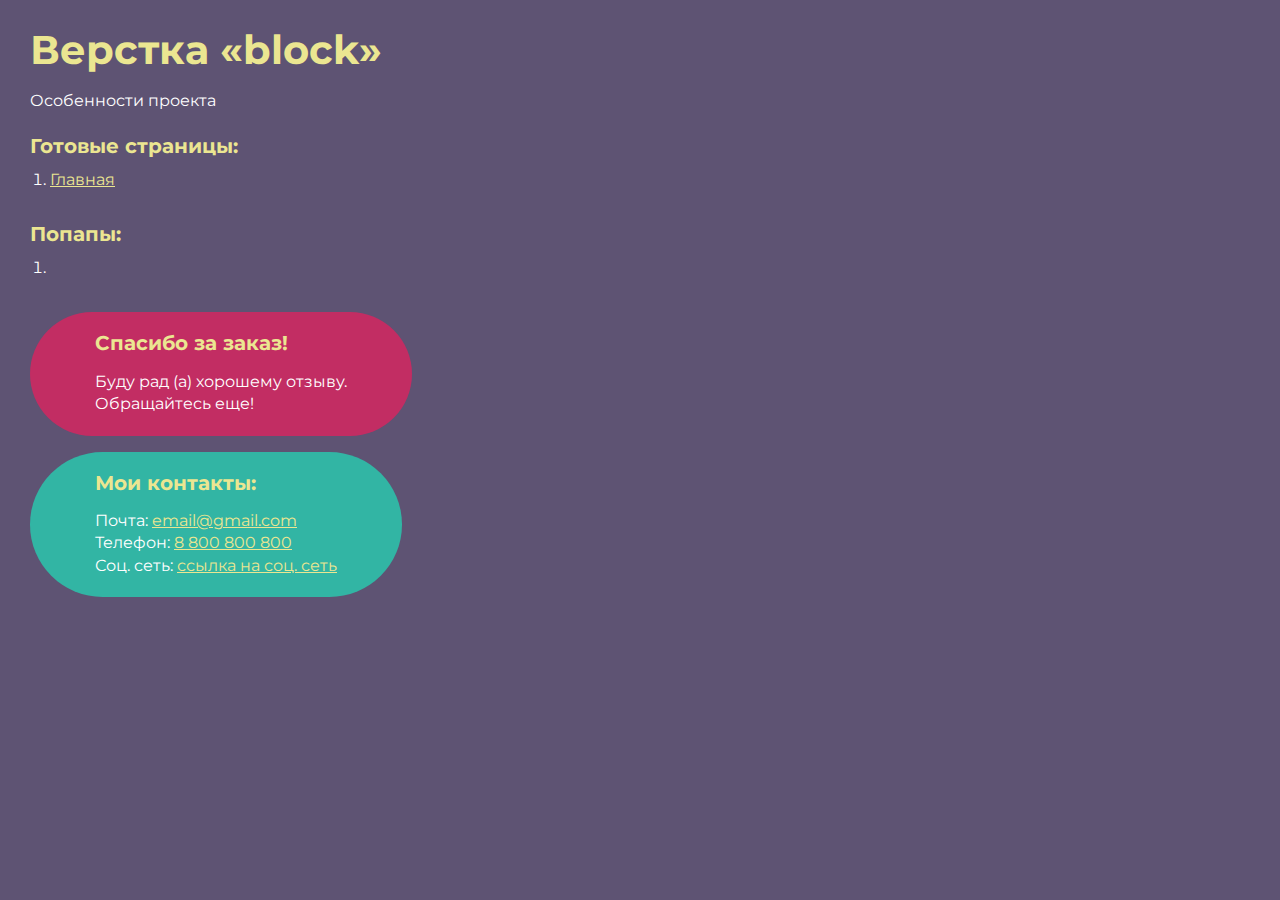
<file: index.html>
<!DOCTYPE html>
<html>

<head>
	<meta charset="UTF-8">
	<meta name="viewport" content="width=device-width, initial-scale=1.0">
	<title>Верстка «block»</title>
</head>

<body>
	<div class="rootpage">
		<h1>Верстка «block»</h1>
		<div class="rootpage__info">
			Особенности проекта
		</div>
		<h2>Готовые страницы:</h2>
		<ol class="rootpage__list">
			<li><a target="_blank" href="home.html">Главная</a></li>
		</ol>
		<h2>Попапы:</h2>
		<ol class="rootpage__list">
			<li><a target="_blank" href="home.html#"></a></li>
		</ol>
		<div class="rootpage__tnx">
			<h2>Спасибо за заказ!</h2>
			<p>Буду рад (а) хорошему отзыву.</p>
			<p>Обращайтесь еще!</p>
		</div>
		<div class="rootpage__contacts">
			<h2>Мои контакты:</h2>
			<p>Почта: <a href="mailto:email@gmail.com">email@gmail.com</a></p>
			<p>Телефон: <a href="tel:8800800800">8 800 800 800</a></p>
			<p>Соц. сеть: <a href="">ссылка на соц. сеть</a></p>
		</div>
	</div>
</body>
<style>
	@charset "UTF-8";
	@import url("https://fonts.googleapis.com/css?family=Montserrat:regular,700&display=swap");

	*,
	*::before,
	*::after {
		padding: 0px;
		margin: 0px;
		border: 0px;
		box-sizing: border-box;
	}

	html,
	body {
		height: 100%;
		margin: 0;
		padding: 0;
		min-width: 320px;
		width: 100%;
		color: #fff;
		background-color: #5e5373;
	}

	body {
		font-family: Montserrat;
		font-size: 100%;
		line-height: 1;
		font-size: 1rem;
	}

	a {
		text-decoration: underline;
		color: #ebe691
	}

	a:visited {
		text-decoration: underline;
		color: #aaa768;
	}

	a:hover {
		text-decoration: none;
	}

	ul li {
		list-style: none;
	}

	img {
		vertical-align: top;
	}

	.wrapper {
		width: 100%;
		min-height: 100%;
		overflow: hidden;
	}

	.rootpage {
		padding: 30px;
		display: flex;
		flex-direction: column;
		align-items: flex-start;
	}

	@media (max-width: 767px) {
		.rootpage {
			padding: 30px 15px;
		}
	}

	h1 {
		color: #ebe691;
		font-size: 2.5rem;
		margin: 0px 0px 1.25rem 0px;
	}

	@media (max-width: 767px) {
		h1 {
			font-size: 1.85rem;
			margin: 0px 0px 1.25rem 0px;
		}
	}

	h2 {
		color: #ebe691;
		font-size: 1.25rem;
		margin: 0px 0px 1rem 0px;
	}

	@media (max-width: 767px) {
		h2 {
			font-size: 1.125rem;
			margin: 0px 0px 1rem 0px;
		}
	}

	.rootpage__info {
		line-height: 140%;
		margin: 0px 0px 1.5rem 0px;
	}

	.rootpage__list {
		margin: 0px 0px 2.25rem 1.25rem;
	}

	.rootpage__list li:not(:last-child) {
		margin: 0px 0px 15px 0px;
	}

	.rootpage__contacts,
	.rootpage__tnx {
		border-radius: 200px;
		padding: 20px 65px;
		line-height: 140%;
	}

	@media (max-width: 767px) {

		.rootpage__contacts,
		.rootpage__tnx {
			border-radius: 40px;
			padding: 20px;
		}
	}

	.rootpage__contacts {
		background: #32b5a4;

	}

	.rootpage__contacts a {
		color: #ebe691;
	}

	.rootpage__tnx {
		background: #c22d63;
		margin: 0px 0px 1rem 0px;
	}
</style>

</html>
</file>
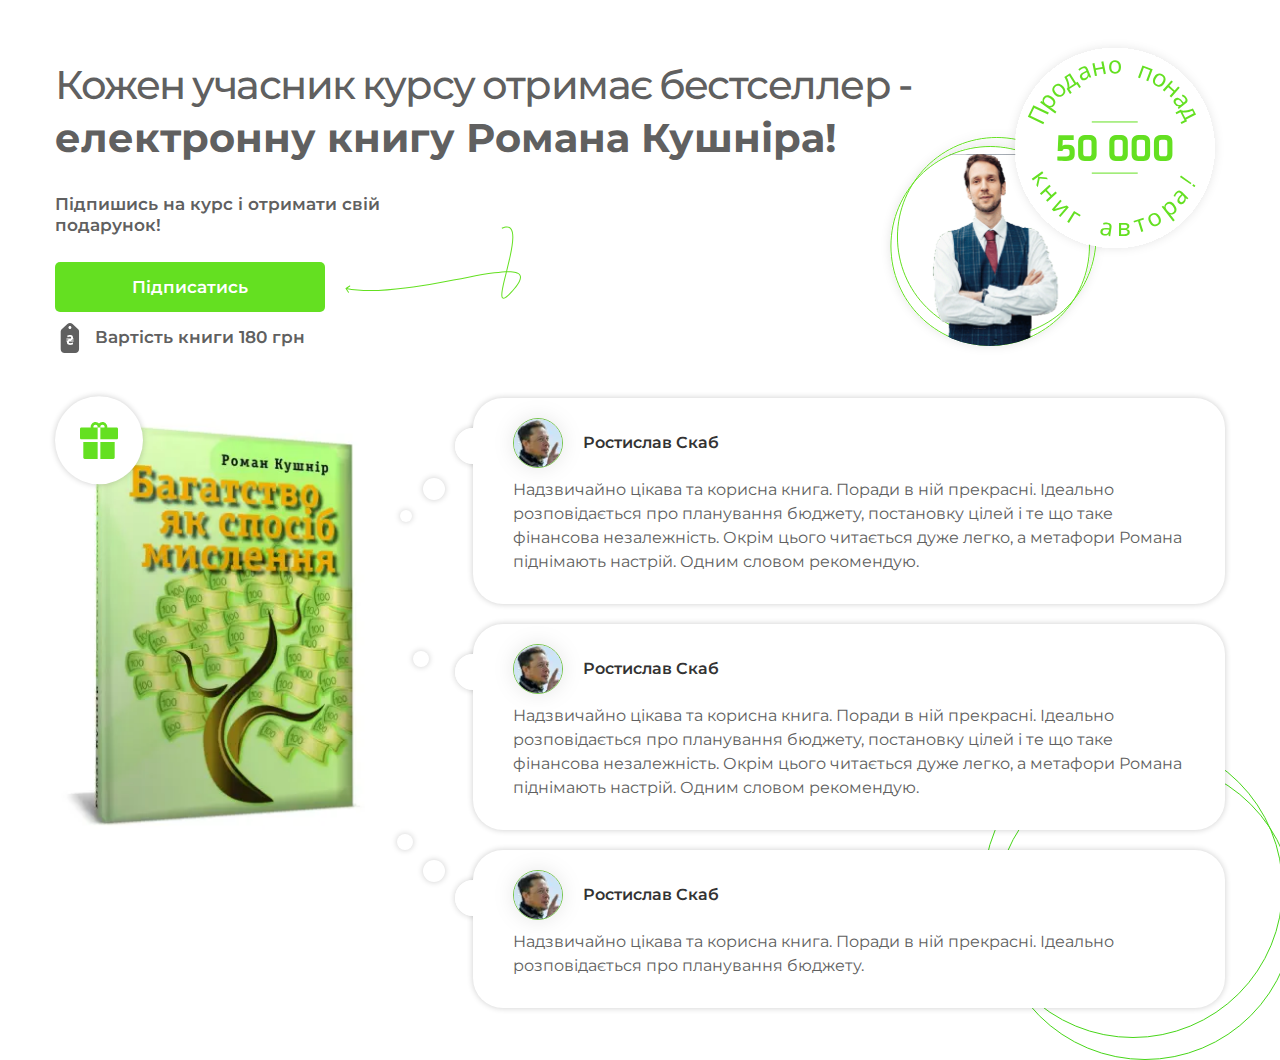
<file: block-2.html>
<!DOCTYPE html>
<html lang="ru">

<head>
	<title>Главная</title>
	<meta charset="UTF-8">
	<meta name="format-detection" content="telephone=no">
	<!-- <link href="https://fonts.googleapis.com/css?family=Exo:regular,600,700&_v=20220317122509" rel="stylesheet" />
   <link href="https://fonts.googleapis.com/css?family=Montserrat:600&_v=20220317122509" rel="stylesheet" /> -->
	<link rel="stylesheet" href="css/style.min.css?_v=20220317122509">
	<meta name="viewport" content="width=device-width, initial-scale=1.0">
</head>

<body>
	<div class="wrapper">
		<main class="page">
			<section class="bestseller">
				<div class="bestseller__container">
					<div class="bestseller__main main-bestseller">
						<div class="main-bestseller__content _anim-items _anim-no-hide">
							<h1 class="main-bestseller__title">Кожен учасник курсу отримає бестселлер - <span>електронну книгу
									Романа Кушніра!</span></h1>
							<div class="main-bestseller__label">Підпишись на курс і отримати свій подарунок!</div>
							<div class="main-bestseller__link">
								<a href="#" class="main-bestseller__btn _anim-items _anim-no-hide">Підписатись</a>
								<svg class="main-bestseller__arrow _anim-items _anim-no-hide" width="176" height="73" viewBox="0 0 176 73" fill="none" xmlns="http://www.w3.org/2000/svg">
									<path class="line-animation" d="M0.72508 62.0824C0.494413 62.2342 0.430509 62.5442 0.582334 62.7749L3.05649 66.5337C3.20831 66.7644 3.51838 66.8283 3.74904 66.6764C3.97969 66.5246 4.04361 66.2146 3.89178 65.9839L1.69253 62.6427L5.03369 60.4435C5.26434 60.2917 5.32826 59.9816 5.17643 59.7509C5.02459 59.5203 4.71454 59.4564 4.48388 59.6082L0.72508 62.0824ZM157.057 2.65662C161.182 0.850059 163.676 1.19411 165.162 2.7225C165.932 3.51429 166.491 4.67537 166.849 6.18447C167.206 7.69121 167.356 9.51186 167.332 11.5851C167.237 19.9015 164.367 31.9411 161.568 43.1519C160.172 48.7425 158.796 54.1219 157.804 58.6945C156.816 63.2496 156.194 67.0713 156.338 69.5228C156.409 70.723 156.669 71.7539 157.323 72.3208C158.041 72.9433 159.014 72.8487 160.071 72.3321C161.138 71.8106 162.455 70.7895 164.059 69.2393C165.669 67.6825 167.597 65.5651 169.884 62.8201L169.116 62.1799C166.841 64.9101 164.939 66.9977 163.364 68.5203C161.781 70.0497 160.555 70.9824 159.632 71.4337C158.698 71.89 158.234 71.7872 157.978 71.5651C157.657 71.2872 157.405 70.637 157.336 69.4641C157.201 67.1693 157.79 63.4769 158.781 58.9065C159.769 54.3535 161.14 48.9958 162.538 43.3942C165.328 32.2207 168.235 20.0552 168.332 11.5965C168.356 9.47606 168.205 7.56732 167.822 5.95361C167.439 4.34223 166.818 2.99177 165.879 2.02546C163.947 0.0376708 160.905 -0.120627 156.655 1.74061L157.057 2.65662ZM169.884 62.8201C172.179 60.0664 173.8 57.6888 174.792 55.6487C175.781 53.6146 176.168 51.8662 175.919 50.3944C175.665 48.8944 174.764 47.7637 173.366 46.9585C171.986 46.1635 170.109 45.6759 167.837 45.4229C163.289 44.9165 156.98 45.333 149.432 46.3152C141.874 47.2985 133.034 48.8547 123.409 50.6455C104.148 54.2288 81.7307 58.753 60.0301 61.5398C38.3218 64.3277 17.3907 65.3677 1.10092 62.0103L0.899045 62.9897C17.3594 66.3823 38.4283 65.3222 60.1575 62.5317C81.8944 59.7402 104.352 55.2079 123.592 51.6286C133.216 49.838 142.032 48.2863 149.561 47.3068C157.098 46.326 163.305 45.9246 167.726 46.4167C169.938 46.6629 171.658 47.1287 172.867 47.825C174.058 48.5113 174.738 49.4101 174.933 50.5615C175.133 51.7411 174.838 53.2663 173.893 55.2115C172.95 57.1507 171.384 59.4585 169.116 62.1799L169.884 62.8201Z" fill="#64E021" />
								</svg>
							</div>
							<div class="main-bestseller__price">Вартість книги 180 грн</div>
						</div>
						<div class="main-bestseller__quantity quantity-bestseller">
							<div class="quantity-bestseller__block _anim-items _anim-no-hide">
								<img src="img/block-2/icons/quantyti.svg?_v=1647512709573" alt="">
							</div>
							<div class="quantity-bestseller__img _anim-items _anim-no-hide">
								<img src="img/block-2/icons/author.svg?_v=1647512709573" alt="Автор">
							</div>
						</div>
					</div>
					<div class="bestseller__annotations annotations-bestseller _anim-items _anim-no-hide">
						<div class="annotations-bestseller__book _anim-items _anim-no-hide">
							<div class="annotations-bestseller__icon">
								<img src="img/block-2/icons/box.svg?_v=1647512709573" alt="">
							</div>
							<div class="annotations-bestseller__img">
								<picture><source srcset="img/block-2/book.webp" type="image/webp"><img src="img/block-2/book.png?_v=1647512709573" alt="Книга"></picture>
							</div>
						</div>
						<div class="annotations-bestseller__comments _anim-items _anim-no-hide">
							<div class="annotations-bestseller__comment annotations-bestseller__comment-first">
								<span></span>
								<div class="annotations-bestseller__body">
									<div class="annotations-bestseller__user">
										<div class="annotations-bestseller__avatar">
											<picture><source srcset="img/block-2/user.webp" type="image/webp"><img src="img/block-2/user.png?_v=1647512709573" alt=""></picture>
										</div>
										<div class="annotations-bestseller__name">Ростислав Скаб</div>
									</div>
									<div class="annotations-bestseller__text">Надзвичайно цікава та корисна книга. Поради в ній
										прекрасні. Ідеально розповідається про планування бюджету, постановку цілей і те що таке
										фінансова незалежність. Окрім цього читається дуже легко, а метафори Романа піднімають
										настрій. Одним словом рекомендую.
									</div>
								</div>
							</div>
							<div class="annotations-bestseller__comment annotations-bestseller__comment-other">
								<span></span>
								<div class="annotations-bestseller__body">
									<div class="annotations-bestseller__user">
										<div class="annotations-bestseller__avatar">
											<picture><source srcset="img/block-2/user.webp" type="image/webp"><img src="img/block-2/user.png?_v=1647512709573" alt=""></picture>
										</div>
										<div class="annotations-bestseller__name">Ростислав Скаб</div>
									</div>
									<div class="annotations-bestseller__text">Надзвичайно цікава та корисна книга. Поради в ній
										прекрасні. Ідеально розповідається про планування бюджету, постановку цілей і те що таке
										фінансова незалежність. Окрім цього читається дуже легко, а метафори Романа піднімають
										настрій. Одним словом рекомендую.
									</div>
								</div>
							</div>
							<div class="annotations-bestseller__comment annotations-bestseller__comment-last">
								<span></span>
								<div class="annotations-bestseller__body">
									<div class="annotations-bestseller__user">
										<div class="annotations-bestseller__avatar">
											<picture><source srcset="img/block-2/user.webp" type="image/webp"><img src="img/block-2/user.png?_v=1647512709573" alt=""></picture>
										</div>
										<div class="annotations-bestseller__name">Ростислав Скаб</div>
									</div>
									<div class="annotations-bestseller__text">Надзвичайно цікава та корисна книга. Поради в ній прекрасні. Ідеально розповідається про планування бюджету.</div>
								</div>
							</div>
						</div>
					</div>
				</div>
			</section>
		</main>
	</div>
	<script src="js/app.min.js?_v=20220317122509"></script>
</body>

</html>
</file>
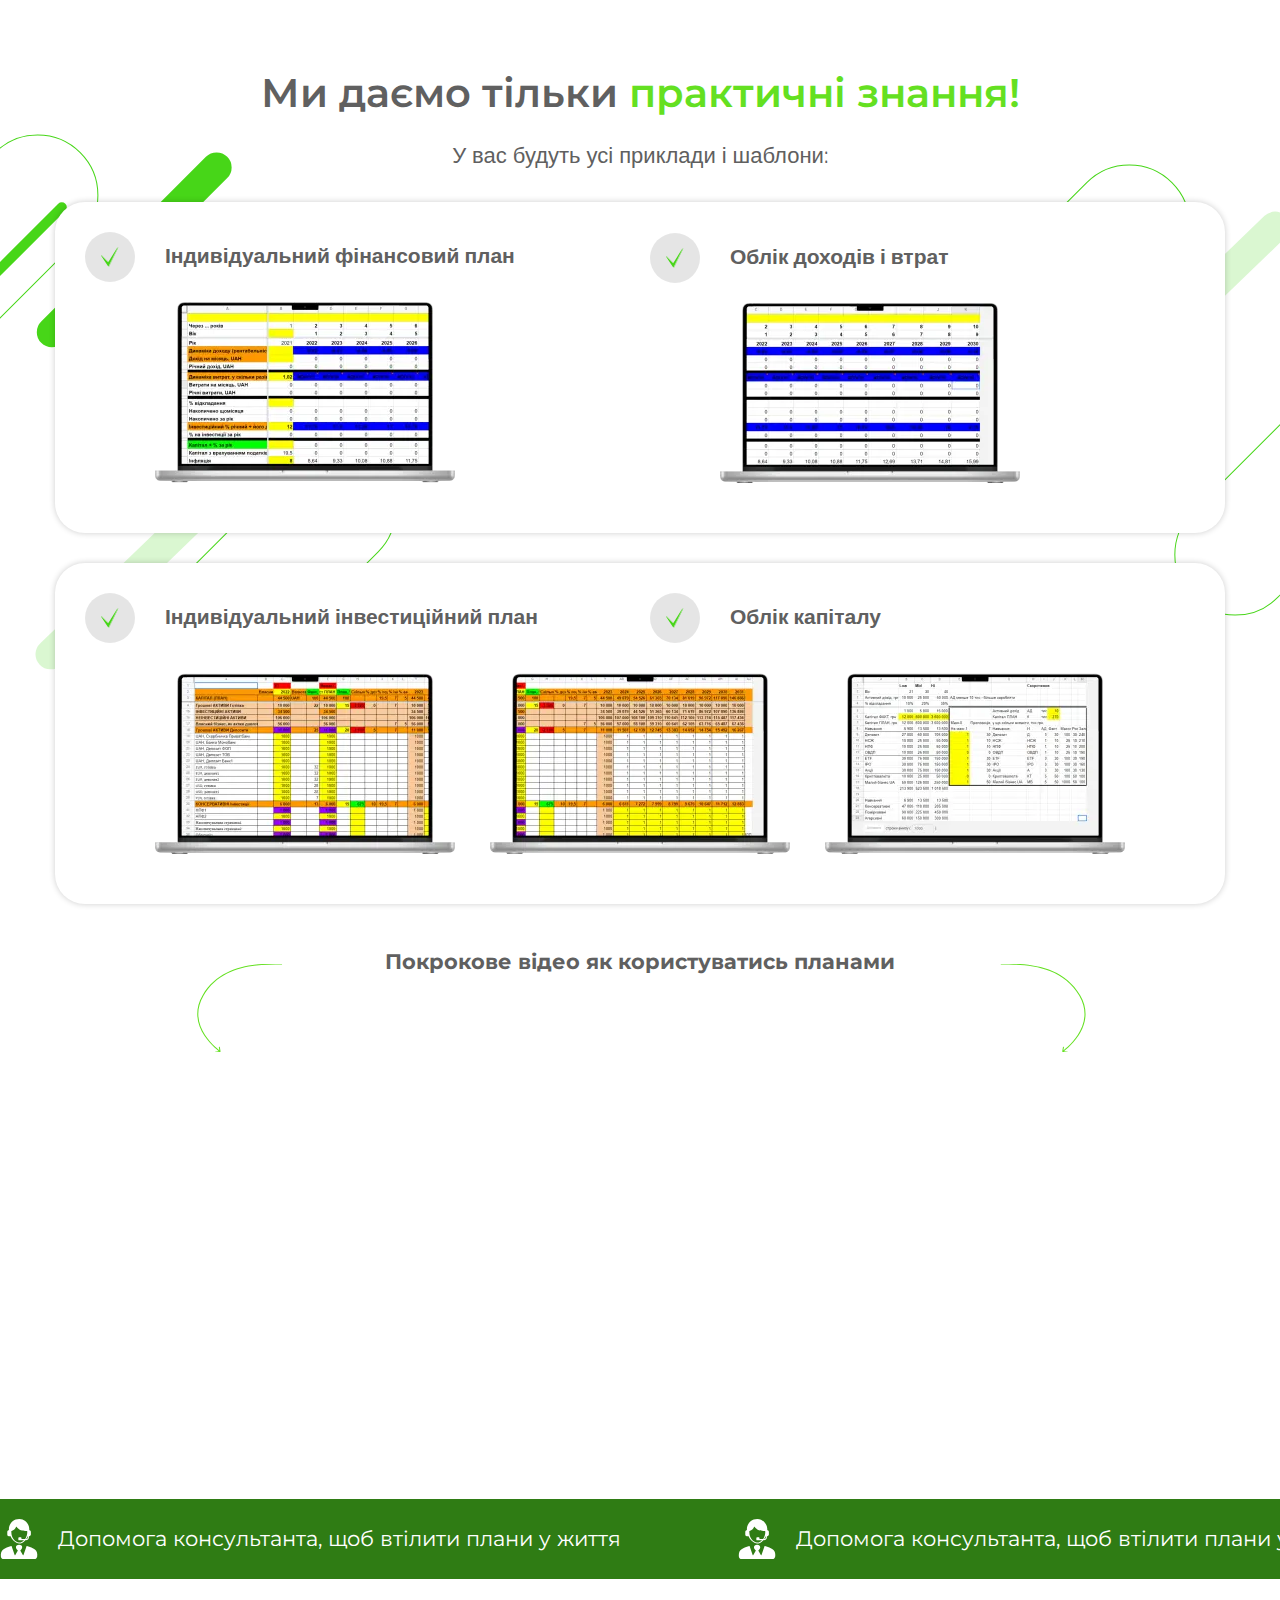
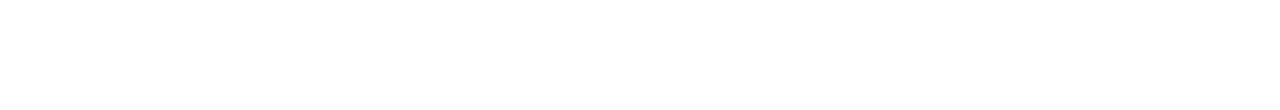
<file: home.html>
<!DOCTYPE html>
<html lang="ru">

<head>
	<title>Главная</title>
	<meta charset="UTF-8">
	<meta name="format-detection" content="telephone=no">
	<!-- <link href="https://fonts.googleapis.com/css?family=Exo:regular,600,700&_v=20220317122509" rel="stylesheet" />
   <link href="https://fonts.googleapis.com/css?family=Montserrat:600&_v=20220317122509" rel="stylesheet" /> -->
	<link rel="stylesheet" href="css/style.min.css?_v=20220317122509">
	<meta name="viewport" content="width=device-width, initial-scale=1.0">
</head>

<body>
	<div class="wrapper">
		<main class="page">
			<section class="practice">
				<span class="figure figure-left _anim-items _anim-no-hide"></span>
				<div class="practice__container">
					<h1 class="practice__title _anim-items _anim-no-hide">Ми даємо тільки <span>практичні знання!</span></h1>
					<div class="practice__subtitle _anim-items _anim-no-hide">У вас будуть усі приклади і шаблони:</div>
					<div class="practice__info info-practice  _anim-items _anim-no-hide">
						<div class="info-practice__row info-practice__row-first">
							<span class="decor decor-top _anim-items _anim-no-hide"></span>
							<div class="info-practice__bg info-practice__bg-first">
								<div class="info-practice__column">
									<div class="info-practice__caption">
										<div class="info-practice__icon">
											<img src="img/icons/mark.svg?_v=1647512709573" alt="">
										</div>
										<div class="info-practice__label">Індивідуальний фінансовий план</div>
									</div>
									<div class="info-practice__img info-practice__img-first">
										<picture><source srcset="img/block-1/01.webp" type="image/webp"><img src="img/block-1/01.png?_v=1647512709573" alt=""></picture>
									</div>
								</div>
								<div class="info-practice__column">
									<div class="info-practice__caption">
										<div class="info-practice__icon">
											<img src="img/icons/mark.svg?_v=1647512709573" alt="">
										</div>
										<div class="info-practice__label">Облік доходів і втрат</div>
									</div>
									<div class="info-practice__img info-practice__img-first">
										<picture><source srcset="img/block-1/02.webp" type="image/webp"><img src="img/block-1/02.png?_v=1647512709573" alt=""></picture>
									</div>
								</div>
							</div>
							<span class="decor decor-bottom _anim-items _anim-no-hide"></span>
						</div>
						<div class="info-practice__row">
							<div class="info-practice__bg">
								<div class="info-practice__heading">
									<div class="info-practice__caption info-practice__caption-heading">
										<div class="info-practice__icon">
											<img src="img/icons/mark.svg?_v=1647512709573" alt="">
										</div>
										<div class="info-practice__label">Індивідуальний інвестиційний план</div>
									</div>
									<div class="info-practice__caption info-practice__caption-heading">
										<div class="info-practice__icon">
											<img src="img/icons/mark.svg?_v=1647512709573" alt="">
										</div>
										<div class="info-practice__label">Облік капіталу</div>
									</div>
								</div>
								<div class="info-practice__body">
									<div class="info-practice__img">
										<picture><source srcset="img/block-1/03.webp" type="image/webp"><img src="img/block-1/03.png?_v=1647512709573" alt=""></picture>
									</div>
									<div class="info-practice__img">
										<picture><source srcset="img/block-1/04.webp" type="image/webp"><img src="img/block-1/04.png?_v=1647512709573" alt=""></picture>
									</div>
									<div class="info-practice__img">
										<picture><source srcset="img/block-1/05.webp" type="image/webp"><img src="img/block-1/05.png?_v=1647512709573" alt=""></picture>
									</div>
								</div>
							</div>
						</div>
					</div>
					<div class="practice__video video-practice">
						<div class="video-practice__title">Покрокове відео як користуватись планами</div>
						<div class="video-practice__video">
							<iframe src="https://www.youtube.com/embed/Z91nuKHRmvU" title="YouTube video player" frameborder="0" allow="accelerometer; autoplay; clipboard-write; encrypted-media; gyroscope; picture-in-picture" allowfullscreen></iframe>
						</div>
					</div>
				</div>
				<div class="practice__line line-practice">
					<div class="line-practice__row">
						<div class="line-practice__item">
							<div class="line-practice__icon">
								<img src="img/block-1/icons/help.svg?_v=1647512709573" alt="">
							</div>
							<div class="line-practice__label">Допомога консультанта, щоб втілити плани у життя</div>
						</div>
						<div class="line-practice__item">
							<div class="line-practice__icon">
								<img src="img/block-1/icons/help.svg?_v=1647512709573" alt="">
							</div>
							<div class="line-practice__label">Допомога консультанта, щоб втілити плани у життя</div>
						</div>
						<div class="line-practice__item">
							<div class="line-practice__icon">
								<img src="img/block-1/icons/help.svg?_v=1647512709573" alt="">
							</div>
							<div class="line-practice__label">Допомога консультанта, щоб втілити плани у життя</div>
						</div>
						<div class="line-practice__item">
							<div class="line-practice__icon">
								<img src="img/block-1/icons/help.svg?_v=1647512709573" alt="">
							</div>
							<div class="line-practice__label">Допомога консультанта, щоб втілити плани у життя</div>
						</div>
						<div class="line-practice__item">
							<div class="line-practice__icon">
								<img src="img/block-1/icons/help.svg?_v=1647512709573" alt="">
							</div>
							<div class="line-practice__label">Допомога консультанта, щоб втілити плани у життя</div>
						</div>
						<div class="line-practice__item">
							<div class="line-practice__icon">
								<img src="img/block-1/icons/help.svg?_v=1647512709573" alt="">
							</div>
							<div class="line-practice__label">Допомога консультанта, щоб втілити плани у життя</div>
						</div>
						<div class="line-practice__item">
							<div class="line-practice__icon">
								<img src="img/block-1/icons/help.svg?_v=1647512709573" alt="">
							</div>
							<div class="line-practice__label">Допомога консультанта, щоб втілити плани у життя</div>
						</div>
						<div class="line-practice__item">
							<div class="line-practice__icon">
								<img src="img/block-1/icons/help.svg?_v=1647512709573" alt="">
							</div>
							<div class="line-practice__label">Допомога консультанта, щоб втілити плани у життя</div>
						</div>
						<div class="line-practice__item">
							<div class="line-practice__icon">
								<img src="img/block-1/icons/help.svg?_v=1647512709573" alt="">
							</div>
							<div class="line-practice__label">Допомога консультанта, щоб втілити плани у життя</div>
						</div>
					</div>
				</div>
				<span class="figure figure-right _anim-items _anim-no-hide"></span>
			</section>
		</main>
	</div>
	<script src="js/app.min.js?_v=20220317122509"></script>
</body>

</html>
</file>
<file: css/style.min.css>
@charset "UTF-8";@import url('https://fonts.googleapis.com/css2?family=Exo:wght@400; 600;700&display=swap');@import url(https://fonts.googleapis.com/css2?family=Montserrat:wght@400;500;600;700&display=swap);*{padding:0;margin:0;border:0}*,:after,:before{-webkit-box-sizing:border-box;box-sizing:border-box}body,html{height:100%;min-width:320px}body{color:#606060;line-height:1;font-family:Montserrat;font-size:1rem;-ms-text-size-adjust:100%;-moz-text-size-adjust:100%;-webkit-text-size-adjust:100%;-webkit-font-smoothing:antialiased;-moz-osx-font-smoothing:grayscale}button,input,textarea{font-family:Montserrat;font-size:inherit}button{cursor:pointer;color:inherit;background-color:inherit}a{color:inherit}a:link,a:visited{text-decoration:none}a:hover{text-decoration:none}ul li{list-style:none}img{vertical-align:top}h1,h2,h3,h4,h5,h6{font-weight:inherit;font-size:inherit}.lock body{overflow:hidden;-ms-touch-action:none;touch-action:none}.wrapper{min-height:100%;display:-webkit-box;display:-ms-flexbox;display:flex;-webkit-box-orient:vertical;-webkit-box-direction:normal;-ms-flex-direction:column;flex-direction:column;overflow:hidden}.wrapper>main{-webkit-box-flex:1;-ms-flex:1 1 auto;flex:1 1 auto}.wrapper>*{min-width:0}[class*=__container]{max-width:73.125rem;-webkit-box-sizing:content-box;box-sizing:content-box;margin:0 auto;padding:0 .9375rem}[class*=-ibg]{position:relative}[class*=-ibg] img{position:absolute;width:100%;height:100%;top:0;left:0;-o-object-fit:cover;object-fit:cover}[class*=-ibg_contain] img{-o-object-fit:contain;object-fit:contain}.decor{display:block;position:absolute;border:1px solid #47d618;border-radius:100px;width:7.5625rem;height:22.5rem;z-index:-1}.decor-top{-webkit-transform:translateY(-20%) matrix(.71,.71,.71,-.71,0,0);-ms-transform:translateY(-20%) matrix(.71,.71,.71,-.71,0,0);transform:translateY(-20%) matrix(.71,.71,.71,-.71,0,0);top:0;right:7.5rem;opacity:0;visibility:hidden}.decor-top::after{content:"";position:absolute;right:-145%;top:75%;background-color:rgba(71,214,24,.2);-webkit-transform:rotate(88.95deg);-ms-transform:rotate(88.95deg);transform:rotate(88.95deg);width:16.375rem;height:1.875rem;border-radius:100px}.decor-top._active{opacity:1;visibility:visible;-webkit-transition:all .5s ease .8s;-o-transition:all .5s ease .8s;transition:all .5s ease .8s}.decor-bottom{top:0;left:8.4375rem;-webkit-transform:translateY(59%) matrix(.71,.71,.71,-.71,0,0);-ms-transform:translateY(59%) matrix(.71,.71,.71,-.71,0,0);transform:translateY(59%) matrix(.71,.71,.71,-.71,0,0);opacity:0;visibility:hidden}.decor-bottom::before{content:"";position:absolute;left:-141%;top:27%;background-color:rgba(71,214,24,.2);-webkit-transform:rotate(88.95deg);-ms-transform:rotate(88.95deg);transform:rotate(88.95deg);width:16.375rem;height:1.875rem;border-radius:100px}.decor-bottom._active{opacity:1;visibility:visible;-webkit-transition:all .5s ease .8s;-o-transition:all .5s ease .8s;transition:all .5s ease .8s}.figure{display:block;position:absolute;border:1px solid #47d618;border-radius:100px;width:7.5625rem;height:22.5rem;z-index:-1;opacity:0;visibility:hidden}.figure._active{opacity:1;visibility:visible;-webkit-transition:all .6s ease .8s;-o-transition:all .6s ease .8s;transition:all .6s ease .8s}.figure-left{-webkit-transform:translateX(-89%) matrix(.71,.71,.71,-.71,0,0);-ms-transform:translateX(-89%) matrix(.71,.71,.71,-.71,0,0);transform:translateX(-89%) matrix(.71,.71,.71,-.71,0,0);top:6.25rem;left:0}.figure-left::before{content:"";position:absolute;top:3.125rem;left:67%;background-color:#47d618;width:.625rem;height:16.375rem;border-radius:100px}.figure-left::after{content:"";position:absolute;top:55%;left:127%;background-color:#47d618;width:1.875rem;height:16.375rem;border-radius:100px}.figure-right{-webkit-transform:translateX(83%) matrix(.71,.71,.71,-.71,0,0);-ms-transform:translateX(83%) matrix(.71,.71,.71,-.71,0,0);transform:translateX(83%) matrix(.71,.71,.71,-.71,0,0);top:18.125rem;right:0}.practice{position:relative}.practice__title{font-weight:600;line-height:1.325;text-align:center;margin-bottom:1.25rem;letter-spacing:0;opacity:0;visibility:hidden;-webkit-transform:translateY(-20%);-ms-transform:translateY(-20%);transform:translateY(-20%)}.practice__title span{color:#64e021}.practice__title._active{opacity:1;visibility:visible;-webkit-transform:translateY(0);-ms-transform:translateY(0);transform:translateY(0);-webkit-transition:all .4s ease 0s;-o-transition:all .4s ease 0s;transition:all .4s ease 0s}.practice__subtitle{line-height:150%;text-align:center;margin-bottom:1.875rem;font-family:Exo,sans-serif;opacity:0;visibility:hidden;-webkit-transform:translateY(-20%);-ms-transform:translateY(-20%);transform:translateY(-20%)}.practice__subtitle._active{opacity:1;visibility:visible;-webkit-transform:translateY(0);-ms-transform:translateY(0);transform:translateY(0);-webkit-transition:all .4s ease 0s;-o-transition:all .4s ease 0s;transition:all .4s ease 0s}.practice__info{position:relative;opacity:0;visibility:hidden;-webkit-transform:translateY(1.5%);-ms-transform:translateY(1.5%);transform:translateY(1.5%)}.practice__info._active{opacity:1;visibility:visible;-webkit-transform:translateY(0);-ms-transform:translateY(0);transform:translateY(0);-webkit-transition:all .4s ease .2s;-o-transition:all .4s ease .2s;transition:all .4s ease .2s}.info-practice{display:-webkit-box;display:-ms-flexbox;display:flex;-webkit-box-orient:vertical;-webkit-box-direction:normal;-ms-flex-direction:column;flex-direction:column;row-gap:1.875rem}.info-practice__row{position:relative}.info-practice__bg{position:relative;z-index:2;-webkit-box-shadow:0 0 6px rgba(0,0,0,.2);box-shadow:0 0 6px rgba(0,0,0,.2);border-radius:30px;background-color:#fff}.info-practice__bg-first{display:-ms-grid;display:grid;-ms-grid-columns:(1fr)[2];grid-template-columns:repeat(2,1fr);-webkit-column-gap:1.25rem;-moz-column-gap:1.25rem;column-gap:1.25rem;row-gap:1.25rem}.info-practice__column{height:100%;display:-webkit-box;display:-ms-flexbox;display:flex;-webkit-box-orient:vertical;-webkit-box-direction:normal;-ms-flex-direction:column;flex-direction:column}.info-practice__caption{display:-webkit-box;display:-ms-flexbox;display:flex;-webkit-box-align:center;-ms-flex-align:center;align-items:center;margin-bottom:1.25rem;-webkit-box-flex:1;-ms-flex:1 1 auto;flex:1 1 auto}.info-practice__caption-heading{margin-bottom:1.875rem;-webkit-box-flex:0;-ms-flex:none;flex:none}.info-practice__icon{background:rgba(0,0,0,.1);display:-webkit-box;display:-ms-flexbox;display:flex;-webkit-box-align:center;-ms-flex-align:center;align-items:center;-webkit-box-pack:center;-ms-flex-pack:center;justify-content:center;border-radius:50%;-webkit-box-orient:vertical;-webkit-box-direction:normal;-ms-flex-flow:0;flex-flow:0;-ms-flex-negative:0;flex-shrink:0}.info-practice__label{font-weight:700;line-height:150%;font-family:Exo,sans-serif}.info-practice__img img{max-width:100%}.info-practice__img-first{display:-webkit-box;display:-ms-flexbox;display:flex;-webkit-box-pack:center;-ms-flex-pack:center;justify-content:center}.info-practice__heading{display:-ms-grid;display:grid;-ms-grid-columns:(1fr)[2];grid-template-columns:repeat(2,1fr);-webkit-column-gap:1.25rem;-moz-column-gap:1.25rem;column-gap:1.25rem}.info-practice__body{display:-webkit-box;display:-ms-flexbox;display:flex;-ms-flex-wrap:wrap;flex-wrap:wrap;row-gap:1.25rem;-webkit-box-pack:center;-ms-flex-pack:center;justify-content:center}.video-practice__title{font-weight:700;line-height:150%;text-align:center}.video-practice__video{max-width:48.125rem;padding-bottom:37.7%;position:relative;left:50%;-webkit-transform:translateX(-50%);-ms-transform:translateX(-50%);transform:translateX(-50%);min-height:16.875rem;position:relative}.video-practice__video iframe{position:absolute;width:100%;height:100%;top:0;left:0;-o-object-fit:cover;object-fit:cover;-webkit-filter:drop-shadow(0 0 6px rgba(0, 0, 0, .2));filter:drop-shadow(0 0 6px rgba(0, 0, 0, .2));border-radius:10px}.video-practice__video::before{content:"";position:absolute;left:0;top:0;background:url(../img/block-1/icons/arrow-left.svg) left no-repeat;width:5.625rem;height:5.5rem;z-index:2;-webkit-transform:translate(-65%,-50%);-ms-transform:translate(-65%,-50%);transform:translate(-65%,-50%)}.video-practice__video::after{content:"";position:absolute;right:0;top:0;background:url(../img/block-1/icons/arrow-right.svg) right no-repeat;width:5.625rem;height:5.5rem;z-index:2;-webkit-transform:translate(68%,-50%);-ms-transform:translate(68%,-50%);transform:translate(68%,-50%)}.line-practice{background:#2f7c14;overflow:hidden}.line-practice__row{min-height:5rem;display:-webkit-box;display:-ms-flexbox;display:flex;-webkit-box-align:center;-ms-flex-align:center;align-items:center;-webkit-column-gap:7.3125rem;-moz-column-gap:7.3125rem;column-gap:7.3125rem;-webkit-animation:line 30s linear infinite;animation:line 30s linear infinite}.line-practice__item{display:-webkit-box;display:-ms-flexbox;display:flex;-webkit-box-align:center;-ms-flex-align:center;align-items:center;white-space:nowrap;-webkit-column-gap:1.25rem;-moz-column-gap:1.25rem;column-gap:1.25rem}.line-practice__label{color:#fff;font-weight:400;font-size:1.3125rem;line-height:150%}@-webkit-keyframes line{0%{-webkit-transform:translateX(100%);transform:translateX(100%)}100%{-webkit-transform:translateX(-150%);transform:translateX(-150%)}}@keyframes line{0%{-webkit-transform:translateX(100%);transform:translateX(100%)}100%{-webkit-transform:translateX(-150%);transform:translateX(-150%)}}.bestseller__main{display:-ms-grid;display:grid;-ms-grid-columns:auto 19.375rem;grid-template-columns:auto 19.375rem;row-gap:1.25rem;margin-bottom:3.125rem}.main-bestseller__content{display:-webkit-box;display:-ms-flexbox;display:flex;-webkit-box-orient:vertical;-webkit-box-direction:normal;-ms-flex-direction:column;flex-direction:column;-webkit-box-align:start;-ms-flex-align:start;align-items:start;-webkit-transform:translateX(-4%);-ms-transform:translateX(-4%);transform:translateX(-4%);opacity:0;visibility:hidden}.main-bestseller__content._active{-webkit-transform:translateX(0);-ms-transform:translateX(0);transform:translateX(0);opacity:1;visibility:visible;-webkit-transition:all .5s ease 0s;-o-transition:all .5s ease 0s;transition:all .5s ease 0s}.main-bestseller__title{padding-top:1.25rem;font-weight:500;line-height:1.325;letter-spacing:-.09375rem;word-spacing:-.125rem}.main-bestseller__title span{font-weight:700;letter-spacing:normal;word-spacing:normal}.main-bestseller__label{font-weight:600;line-height:1.2352941176;max-width:26.875rem}.main-bestseller__link{position:relative}.main-bestseller__arrow{position:absolute;left:100%;margin-left:1.25rem;top:-55%}.main-bestseller__btn{display:-webkit-box;display:-ms-flexbox;display:flex;-webkit-box-align:center;-ms-flex-align:center;align-items:center;-webkit-box-pack:center;-ms-flex-pack:center;justify-content:center;background:#64e021;border-radius:5px;min-height:3.125rem;font-weight:600;line-height:1.2352941176;text-align:center;color:#fff;padding-top:.3125rem;padding-bottom:.3125rem;margin-bottom:.9375rem;max-width:16.875rem;min-width:16.875rem;-webkit-transition:all .4s ease 0s;-o-transition:all .4s ease 0s;transition:all .4s ease 0s}.main-bestseller__price{position:relative;padding-left:2.5rem;line-height:1.2352941176;font-weight:600}.main-bestseller__price::before{content:"";position:absolute;left:0;top:50%;-webkit-transform:translateY(-50%);-ms-transform:translateY(-50%);transform:translateY(-50%);background:url(../img/block-2/icons/pey.svg) left no-repeat;width:1.875rem;height:1.875rem}.quantity-bestseller{position:relative;display:-webkit-box;display:-ms-flexbox;display:flex;-webkit-box-pack:end;-ms-flex-pack:end;justify-content:flex-end}.quantity-bestseller__block{position:relative;z-index:2;opacity:0;visibility:hidden;-webkit-transform:scale(0);-ms-transform:scale(0);transform:scale(0)}.quantity-bestseller__block img{max-width:100%}.quantity-bestseller__block._active{-webkit-transition:all .4s ease .1s;-o-transition:all .4s ease .1s;transition:all .4s ease .1s;opacity:1;visibility:visible;-webkit-transform:scale(1);-ms-transform:scale(1);transform:scale(1)}.quantity-bestseller__img{position:absolute;top:5.5625rem;-webkit-transform:translateX(-52%);-ms-transform:translateX(-52%);transform:translateX(-52%);opacity:0;visibility:hidden}.quantity-bestseller__img img{max-width:100%}.quantity-bestseller__img._active{-webkit-transition:all .5s ease .5s;-o-transition:all .5s ease .5s;transition:all .5s ease .5s;opacity:1;visibility:visible}.annotations-bestseller{position:relative;display:-ms-grid;display:grid;-ms-grid-columns:19.375rem auto;grid-template-columns:19.375rem auto;-webkit-column-gap:6.75rem;-moz-column-gap:6.75rem;column-gap:6.75rem;row-gap:1.25rem}.annotations-bestseller::before{content:"";position:absolute;border:1px solid #47d618;border-radius:50%;bottom:1.375rem;right:-3.625rem;z-index:-1;opacity:0;visibility:hidden}.annotations-bestseller::after{content:"";position:absolute;border:1px solid #47d618;border-radius:50%;bottom:0;right:-4.375rem;z-index:-1;opacity:0;visibility:hidden}.annotations-bestseller._active::after{opacity:1;visibility:visible;-webkit-transition:all .5s ease .6s;-o-transition:all .5s ease .6s;transition:all .5s ease .6s}.annotations-bestseller._active::before{opacity:1;visibility:visible;-webkit-transition:all .5s ease .6s;-o-transition:all .5s ease .6s;transition:all .5s ease .6s}.annotations-bestseller__book{position:relative;padding-top:1.25rem;opacity:0;visibility:hidden;-webkit-transform:translateX(-10%);-ms-transform:translateX(-10%);transform:translateX(-10%)}.annotations-bestseller__book._active{opacity:1;visibility:visible;-webkit-transform:translateX(0);-ms-transform:translateX(0);transform:translateX(0);-webkit-transition:all .6s ease .3s;-o-transition:all .6s ease .3s;transition:all .6s ease .3s}.annotations-bestseller__icon{position:absolute;top:0;left:0;background:#fff;-webkit-box-shadow:0 0 6px rgba(0,0,0,.2);box-shadow:0 0 6px rgba(0,0,0,.2);border-radius:50%;display:-webkit-box;display:-ms-flexbox;display:flex;-webkit-box-align:center;-ms-flex-align:center;align-items:center;-webkit-box-pack:center;-ms-flex-pack:center;justify-content:center;-webkit-transform:translateY(-2%);-ms-transform:translateY(-2%);transform:translateY(-2%)}.annotations-bestseller__icon img{max-width:100%}.annotations-bestseller__img img{max-width:100%}.annotations-bestseller__comments{display:-webkit-box;display:-ms-flexbox;display:flex;-webkit-box-orient:vertical;-webkit-box-direction:normal;-ms-flex-direction:column;flex-direction:column;width:100%;-webkit-transform:translateX(10%);-ms-transform:translateX(10%);transform:translateX(10%);opacity:0;visibility:hidden}.annotations-bestseller__comments._active{opacity:1;visibility:visible;-webkit-transform:translateX(0);-ms-transform:translateX(0);transform:translateX(0);-webkit-transition:all .6s ease .3s;-o-transition:all .6s ease .3s;transition:all .6s ease .3s}.annotations-bestseller__comment{position:relative;cursor:pointer;background:#fff;-webkit-box-shadow:0 0 6px rgba(0,0,0,.2);box-shadow:0 0 6px rgba(0,0,0,.2);border-radius:1.875rem;-webkit-transition:all .3s ease 0s;-o-transition:all .3s ease 0s;transition:all .3s ease 0s}.annotations-bestseller__comment span{content:"";position:absolute;width:2.25rem;height:2.25rem;border-radius:50%;background-color:#fff;top:1.875rem;left:0;-webkit-transform:translateX(-50%);-ms-transform:translateX(-50%);transform:translateX(-50%);display:block;-webkit-box-shadow:0 0 6px rgba(0,0,0,.2);box-shadow:0 0 6px rgba(0,0,0,.2);z-index:-1}.annotations-bestseller__comment:not(:last-child){margin-bottom:1.25rem}.annotations-bestseller__comment-first{position:relative}.annotations-bestseller__comment-first::after{content:"";position:absolute;width:1.375rem;height:1.375rem;border-radius:50%;background:#fff;-webkit-box-shadow:0 0 6px rgba(0,0,0,.2);box-shadow:0 0 6px rgba(0,0,0,.2);top:0;left:0;-webkit-transform:translate(-3.125rem,5rem);-ms-transform:translate(-3.125rem,5rem);transform:translate(-3.125rem,5rem);-webkit-transition:all .3s ease 0s;-o-transition:all .3s ease 0s;transition:all .3s ease 0s}.annotations-bestseller__comment-first::before{content:"";position:absolute;width:.75rem;height:.75rem;border-radius:50%;background:#fff;-webkit-box-shadow:0 0 6px rgba(0,0,0,.2);box-shadow:0 0 6px rgba(0,0,0,.2);top:0;left:0;-webkit-transform:translate(-4.5625rem,7rem);-ms-transform:translate(-4.5625rem,7rem);transform:translate(-4.5625rem,7rem);-webkit-transition:all .3s ease 0s;-o-transition:all .3s ease 0s;transition:all .3s ease 0s}.annotations-bestseller__comment-other::before{content:"";position:absolute;width:1rem;height:1rem;border-radius:50%;background:#fff;-webkit-box-shadow:0 0 6px rgba(0,0,0,.2);box-shadow:0 0 6px rgba(0,0,0,.2);top:0;left:0;-webkit-transform:translate(-3.75rem,1.6875rem);-ms-transform:translate(-3.75rem,1.6875rem);transform:translate(-3.75rem,1.6875rem);-webkit-transition:all .3s ease 0s;-o-transition:all .3s ease 0s;transition:all .3s ease 0s}.annotations-bestseller__comment-last::after{content:"";position:absolute;width:1.375rem;height:1.375rem;border-radius:50%;background:#fff;-webkit-box-shadow:0 0 6px rgba(0,0,0,.2);box-shadow:0 0 6px rgba(0,0,0,.2);top:0;left:0;-webkit-transform:translate(-3.125rem,.625rem);-ms-transform:translate(-3.125rem,.625rem);transform:translate(-3.125rem,.625rem);-webkit-transition:all .3s ease 0s;-o-transition:all .3s ease 0s;transition:all .3s ease 0s}.annotations-bestseller__comment-last::before{content:"";position:absolute;width:1rem;height:1rem;border-radius:50%;background:#fff;-webkit-box-shadow:0 0 6px rgba(0,0,0,.2);box-shadow:0 0 6px rgba(0,0,0,.2);top:0;left:0;-webkit-transform:translate(-4.75rem,-1rem);-ms-transform:translate(-4.75rem,-1rem);transform:translate(-4.75rem,-1rem);-webkit-transition:all .3s ease 0s;-o-transition:all .3s ease 0s;transition:all .3s ease 0s}.annotations-bestseller__body{padding-bottom:1.875rem;padding-top:1.25rem;position:relative;z-index:5}.annotations-bestseller__body::before{content:"";position:absolute;top:1.875rem;left:0;width:2.25rem;height:2.25rem;background-color:#fff;-webkit-transform:translateX(-50%);-ms-transform:translateX(-50%);transform:translateX(-50%);border-radius:50%;-webkit-transition:all .3s ease 0s;-o-transition:all .3s ease 0s;transition:all .3s ease 0s}.annotations-bestseller__body::after{content:"";width:100%;height:100%;background-color:#fff;top:0;left:0;z-index:10}.annotations-bestseller__user{display:-webkit-box;display:-ms-flexbox;display:flex;-webkit-box-align:center;-ms-flex-align:center;align-items:center;margin-bottom:.625rem;position:relative;z-index:2}.annotations-bestseller__avatar{width:3.125rem;height:3.125rem;-webkit-box-flex:0;-ms-flex:0 0 3.125rem;flex:0 0 3.125rem;border-radius:50%;overflow:hidden;border:1px solid #77c34d;-webkit-filter:drop-shadow(0 0 10px rgba(0, 0, 0, .1));filter:drop-shadow(0 0 10px rgba(0, 0, 0, .1))}.annotations-bestseller__avatar img{max-width:121%}.annotations-bestseller__name{font-weight:600;font-size:1rem;line-height:150%;color:#333;-webkit-transition:all .3s ease 0s;-o-transition:all .3s ease 0s;transition:all .3s ease 0s}.annotations-bestseller__text{font-weight:400;font-size:1rem;line-height:150%;position:relative;z-index:2;-webkit-transition:all .3s ease 0s;-o-transition:all .3s ease 0s;transition:all .3s ease 0s}@media (min-width:47.99875em){.info-practice__img-first{-webkit-box-pack:stretch;-ms-flex-pack:stretch;justify-content:stretch}}@media (min-width:47.99875em) and (min-width:75em){.info-practice__img-first{margin-left:4.375rem}}@media (min-width:75em){.practice{padding-top:4.125rem}.practice__title{font-size:2.5rem}.practice__subtitle{font-size:1.375rem}.practice__info{margin-bottom:2.625rem}.info-practice__bg{padding-top:1.875rem}.info-practice__bg{padding-left:1.875rem}.info-practice__bg{padding-right:1.875rem}.info-practice__bg{padding-bottom:3.125rem}.info-practice__caption{-webkit-column-gap:1.875rem;-moz-column-gap:1.875rem;column-gap:1.875rem}.info-practice__icon{-ms-flex-preferred-size:3.125rem;flex-basis:3.125rem}.info-practice__icon{height:3.125rem}.info-practice__icon{width:3.125rem}.info-practice__icon img{width:1.125rem}.info-practice__icon img{height:1.25rem}.info-practice__label{font-size:1.3125rem}.info-practice__body{-webkit-column-gap:2.1875rem;-moz-column-gap:2.1875rem;column-gap:2.1875rem}.video-practice{margin-bottom:3.125rem}.video-practice__title{font-size:1.3125rem}.video-practice__title{margin-bottom:1.875rem}.line-practice{margin-bottom:8.1875rem}.bestseller{padding-top:2.375rem}.main-bestseller__title{font-size:2.5rem}.main-bestseller__title{margin-bottom:1.875rem}.main-bestseller__label{font-size:1.0625rem}.main-bestseller__label{margin-bottom:1.625rem}.main-bestseller__btn{font-size:1.0625rem}.main-bestseller__btn{padding-left:4.875rem}.main-bestseller__btn{padding-right:4.875rem}.main-bestseller__price{font-size:1.0625rem}.annotations-bestseller{padding-bottom:3.25rem}.annotations-bestseller::before{width:18.75rem}.annotations-bestseller::before{height:18.75rem}.annotations-bestseller::after{width:18.75rem}.annotations-bestseller::after{height:18.75rem}.annotations-bestseller__icon{width:5.5rem}.annotations-bestseller__icon{height:5.5rem}.annotations-bestseller__body{padding-right:2.5rem}.annotations-bestseller__body{padding-left:2.5rem}.annotations-bestseller__user{-webkit-column-gap:1.25rem;-moz-column-gap:1.25rem;column-gap:1.25rem}}@media (max-width:20em){.practice{padding-top:1.875rem}.practice__title{font-size:1.75rem}.practice__subtitle{font-size:1.125rem}.practice__info{margin-bottom:1.875rem}.info-practice__bg{padding-top:.9375rem}.info-practice__bg{padding-left:.9375rem}.info-practice__bg{padding-right:.9375rem}.info-practice__bg{padding-bottom:1.875rem}.info-practice__caption{-webkit-column-gap:.9375rem;-moz-column-gap:.9375rem;column-gap:.9375rem}.info-practice__icon{-ms-flex-preferred-size:2.5rem;flex-basis:2.5rem}.info-practice__icon{height:2.5rem}.info-practice__icon{width:2.5rem}.info-practice__icon img{width:.9375rem}.info-practice__icon img{height:1.0625rem}.info-practice__label{font-size:1.0625rem}.info-practice__body{-webkit-column-gap:.9375rem;-moz-column-gap:.9375rem;column-gap:.9375rem}.video-practice{margin-bottom:1.875rem}.video-practice__title{font-size:1.125rem}.video-practice__title{margin-bottom:1.25rem}.line-practice{margin-bottom:3.125rem}.bestseller{padding-top:1.25rem}.main-bestseller__title{font-size:1.6875rem}.main-bestseller__title{margin-bottom:1.25rem}.main-bestseller__label{font-size:.875rem}.main-bestseller__label{margin-bottom:1.25rem}.main-bestseller__btn{font-size:.9375rem}.main-bestseller__btn{padding-left:3.75rem}.main-bestseller__btn{padding-right:3.75rem}.main-bestseller__price{font-size:.9375rem}.annotations-bestseller{padding-bottom:2.1875rem}.annotations-bestseller::before{width:12.5rem}.annotations-bestseller::before{height:12.5rem}.annotations-bestseller::after{width:12.5rem}.annotations-bestseller::after{height:12.5rem}.annotations-bestseller__icon{width:3.75rem}.annotations-bestseller__icon{height:3.75rem}.annotations-bestseller__body{padding-right:1.25rem}.annotations-bestseller__body{padding-left:1.25rem}.annotations-bestseller__user{-webkit-column-gap:.625rem;-moz-column-gap:.625rem;column-gap:.625rem}}@media (max-width:71.875em){.bestseller__main{-ms-grid-columns:auto 17.5rem;grid-template-columns:auto 17.5rem}}@media (max-width:61.99875em){.decor{display:none}.decor-top{display:none}.decor-bottom{display:none}.figure{display:none}.bestseller__main{-ms-grid-columns:auto 19.6875rem;grid-template-columns:auto 19.6875rem}.quantity-bestseller__block img{max-width:90%}.quantity-bestseller__img{top:6.875rem;-webkit-transform:translateX(-38%);-ms-transform:translateX(-38%);transform:translateX(-38%)}.quantity-bestseller__img img{max-width:80%}.annotations-bestseller{-ms-grid-columns:15.625rem auto;grid-template-columns:15.625rem auto;-webkit-column-gap:5rem;-moz-column-gap:5rem;column-gap:5rem}}@media (max-width:58.125em){.video-practice__video::before{display:none}.video-practice__video::after{display:none}}@media (max-width:54.375em){.bestseller__main{-ms-grid-columns:1fr;grid-template-columns:1fr;margin-bottom:10.625rem}.main-bestseller__title{padding-top:0}.quantity-bestseller{-webkit-box-pack:center;-ms-flex-pack:center;justify-content:center}.quantity-bestseller__block img{max-width:100%}.quantity-bestseller__img{top:8rem;-webkit-transform:translateX(-52%);-ms-transform:translateX(-52%);transform:translateX(-52%)}.quantity-bestseller__img img{max-width:100%}}@media (max-width:47.99875em){.info-practice__bg-first{-ms-grid-columns:1fr;grid-template-columns:1fr}.info-practice__heading{-ms-grid-columns:1fr;grid-template-columns:1fr}.line-practice__row{-webkit-animation:line 10s linear infinite;animation:line 10s linear infinite}.annotations-bestseller::before{display:none}.annotations-bestseller::after{display:none}.annotations-bestseller{display:-webkit-box;display:-ms-flexbox;display:flex;-webkit-box-orient:vertical;-webkit-box-direction:normal;-ms-flex-direction:column;flex-direction:column;-webkit-box-align:center;-ms-flex-align:center;align-items:center}.annotations-bestseller__comment span{-webkit-transform:translateX(-30%);-ms-transform:translateX(-30%);transform:translateX(-30%)}.annotations-bestseller__body::before{-webkit-transform:translateX(-30%);-ms-transform:translateX(-30%);transform:translateX(-30%)}}@media (max-width:29.99875em){.bestseller__main{margin-bottom:13.75rem}.main-bestseller__arrow{display:none}.quantity-bestseller__img{top:11.75rem;-webkit-transform:translateX(0);-ms-transform:translateX(0);transform:translateX(0)}}@media (min-width:20em) and (max-width:75em){.practice{padding-top:calc(1.875rem + 2.25 * (((100vw - 20rem))/ ((55))))}.practice__title{font-size:calc(1.75rem + .75 * (((100vw - 20rem))/ ((55))))}.practice__subtitle{font-size:calc(1.125rem + .25 * (((100vw - 20rem))/ ((55))))}.practice__info{margin-bottom:calc(1.875rem + .75 * (((100vw - 20rem))/ ((55))))}.info-practice__bg{padding-top:calc(.9375rem + .9375 * (((100vw - 20rem))/ ((55))))}.info-practice__bg{padding-left:calc(.9375rem + .9375 * (((100vw - 20rem))/ ((55))))}.info-practice__bg{padding-right:calc(.9375rem + .9375 * (((100vw - 20rem))/ ((55))))}.info-practice__bg{padding-bottom:calc(1.875rem + 1.25 * (((100vw - 20rem))/ ((55))))}.info-practice__caption{-webkit-column-gap:calc(.9375rem + .9375 * (((100vw - 20rem))/ ((55))));-moz-column-gap:calc(.9375rem + .9375 * (((100vw - 20rem))/ ((55))));column-gap:calc(.9375rem + .9375 * (((100vw - 20rem))/ ((55))))}.info-practice__icon{-ms-flex-preferred-size:calc(2.5rem + .625 * (((100vw - 20rem))/ ((55))));flex-basis:calc(2.5rem + .625 * (((100vw - 20rem))/ ((55))))}.info-practice__icon{height:calc(2.5rem + .625 * (((100vw - 20rem))/ ((55))))}.info-practice__icon{width:calc(2.5rem + .625 * (((100vw - 20rem))/ ((55))))}.info-practice__icon img{width:calc(.9375rem + .1875 * (((100vw - 20rem))/ ((55))))}.info-practice__icon img{height:calc(1.0625rem + .1875 * (((100vw - 20rem))/ ((55))))}.info-practice__label{font-size:calc(1.0625rem + .25 * (((100vw - 20rem))/ ((55))))}.info-practice__body{-webkit-column-gap:calc(.9375rem + 1.25 * (((100vw - 20rem))/ ((55))));-moz-column-gap:calc(.9375rem + 1.25 * (((100vw - 20rem))/ ((55))));column-gap:calc(.9375rem + 1.25 * (((100vw - 20rem))/ ((55))))}.video-practice{margin-bottom:calc(1.875rem + 1.25 * (((100vw - 20rem))/ ((55))))}.video-practice__title{font-size:calc(1.125rem + .1875 * (((100vw - 20rem))/ ((55))))}.video-practice__title{margin-bottom:calc(1.25rem + .625 * (((100vw - 20rem))/ ((55))))}.line-practice{margin-bottom:calc(3.125rem + 5.0625 * (((100vw - 20rem))/ ((55))))}.bestseller{padding-top:calc(1.25rem + 1.125 * (((100vw - 20rem))/ ((55))))}.main-bestseller__title{font-size:calc(1.6875rem + .8125 * (((100vw - 20rem))/ ((55))))}.main-bestseller__title{margin-bottom:calc(1.25rem + .625 * (((100vw - 20rem))/ ((55))))}.main-bestseller__label{font-size:calc(.875rem + .1875 * (((100vw - 20rem))/ ((55))))}.main-bestseller__label{margin-bottom:calc(1.25rem + .375 * (((100vw - 20rem))/ ((55))))}.main-bestseller__btn{font-size:calc(.9375rem + .125 * (((100vw - 20rem))/ ((55))))}.main-bestseller__btn{padding-left:calc(3.75rem + 1.125 * (((100vw - 20rem))/ ((55))))}.main-bestseller__btn{padding-right:calc(3.75rem + 1.125 * (((100vw - 20rem))/ ((55))))}.main-bestseller__price{font-size:calc(.9375rem + .125 * (((100vw - 20rem))/ ((55))))}.annotations-bestseller{padding-bottom:calc(2.1875rem + 1.0625 * (((100vw - 20rem))/ ((55))))}.annotations-bestseller::before{width:calc(12.5rem + 6.25 * (((100vw - 20rem))/ ((55))))}.annotations-bestseller::before{height:calc(12.5rem + 6.25 * (((100vw - 20rem))/ ((55))))}.annotations-bestseller::after{width:calc(12.5rem + 6.25 * (((100vw - 20rem))/ ((55))))}.annotations-bestseller::after{height:calc(12.5rem + 6.25 * (((100vw - 20rem))/ ((55))))}.annotations-bestseller__icon{width:calc(3.75rem + 1.75 * (((100vw - 20rem))/ ((55))))}.annotations-bestseller__icon{height:calc(3.75rem + 1.75 * (((100vw - 20rem))/ ((55))))}.annotations-bestseller__body{padding-right:calc(1.25rem + 1.25 * (((100vw - 20rem))/ ((55))))}.annotations-bestseller__body{padding-left:calc(1.25rem + 1.25 * (((100vw - 20rem))/ ((55))))}.annotations-bestseller__user{-webkit-column-gap:calc(.625rem + .625 * (((100vw - 20rem))/ ((55))));-moz-column-gap:calc(.625rem + .625 * (((100vw - 20rem))/ ((55))));column-gap:calc(.625rem + .625 * (((100vw - 20rem))/ ((55))))}}@media (min-width:47.99875em) and (min-width:20em) and (max-width:75em){.info-practice__img-first{margin-left:calc(1.25rem + 3.125 * (((100vw - 20rem))/ ((55))))}}@media (min-width:47.99875em) and (max-width:20em){.info-practice__img-first{margin-left:1.25rem}}@media (any-hover:hover){.main-bestseller__btn:hover{background-color:#459918}.annotations-bestseller__comment:hover{background-color:#64e021}.annotations-bestseller__comment:hover .annotations-bestseller__name{color:#fff}.annotations-bestseller__comment:hover .annotations-bestseller__text{color:#fff}.annotations-bestseller__comment:hover .annotations-bestseller__body::before{background-color:#64e021}.annotations-bestseller__comment-first:hover::after{background-color:#64e021}.annotations-bestseller__comment-first:hover::before{background-color:#64e021}.annotations-bestseller__comment-other:hover::before{background-color:#64e021}.annotations-bestseller__comment-last:hover::after{background-color:#64e021}.annotations-bestseller__comment-last:hover::before{background-color:#64e021}}
</file>
